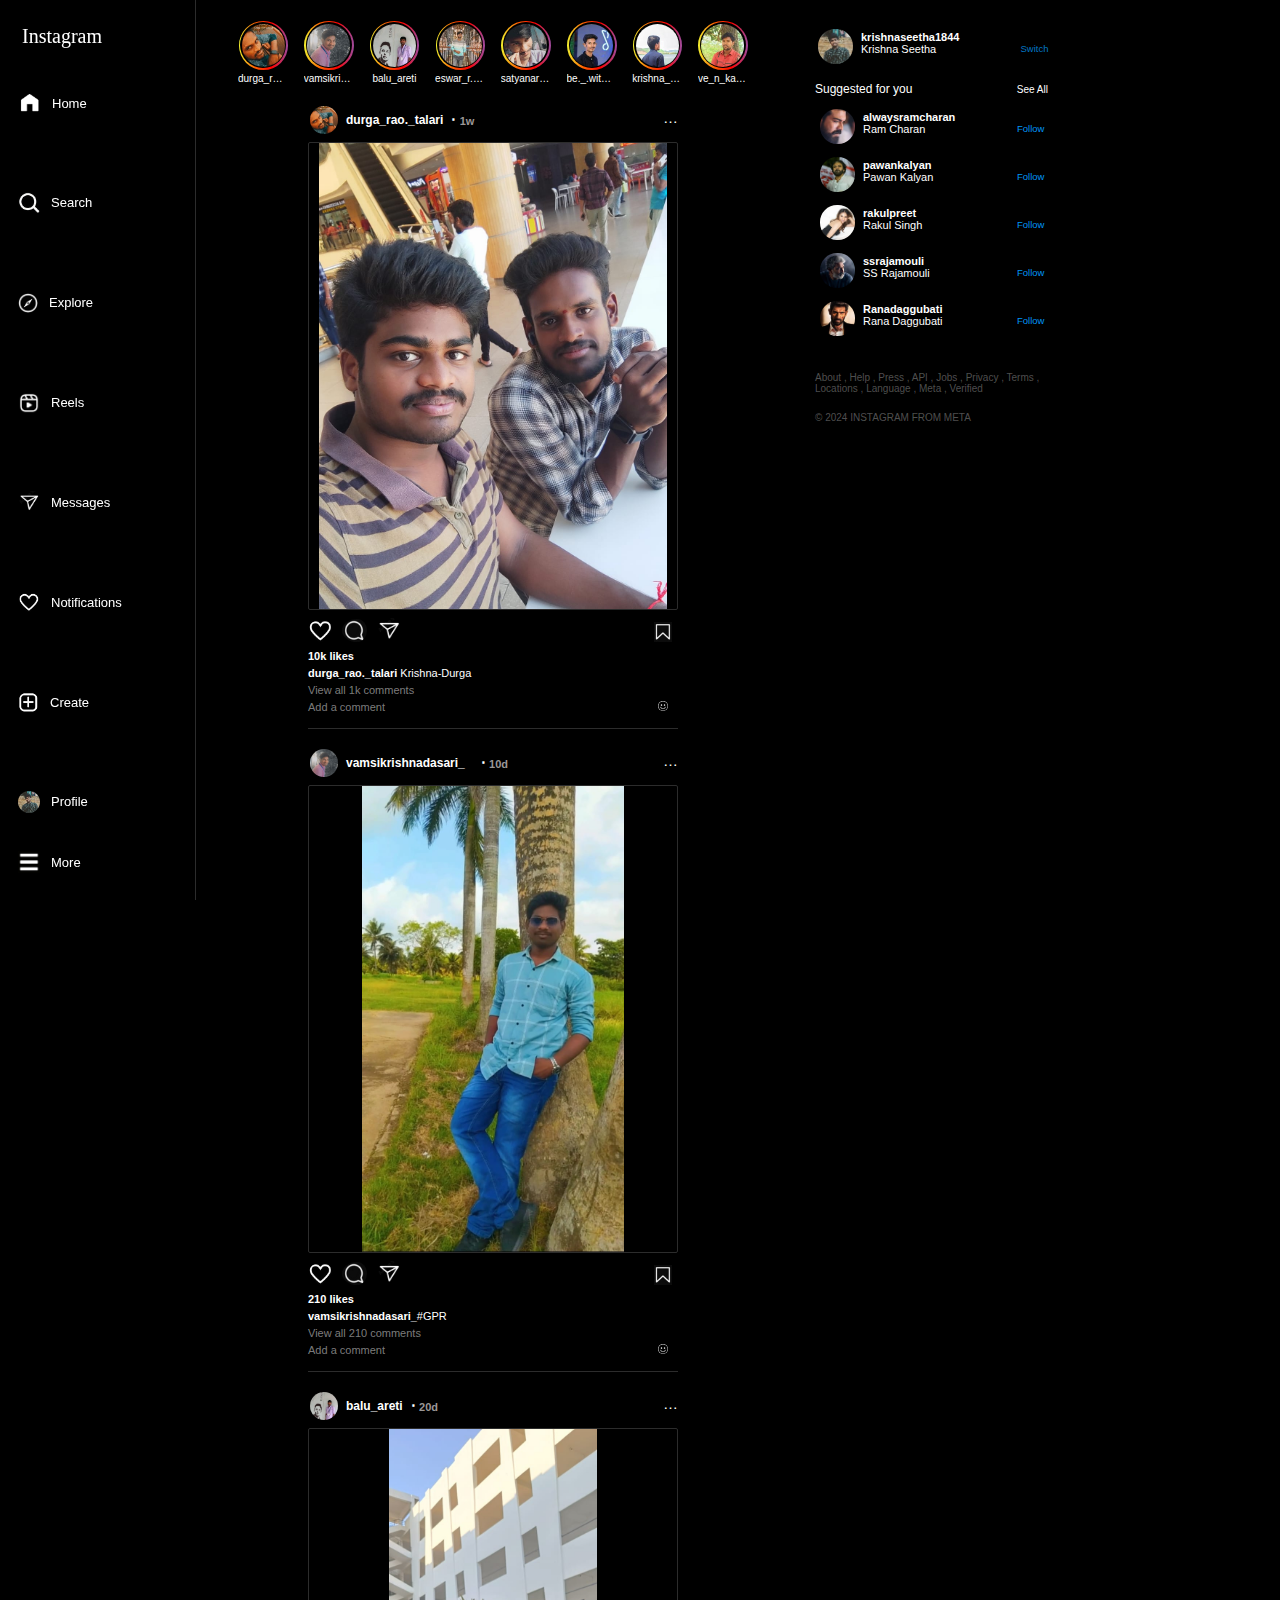
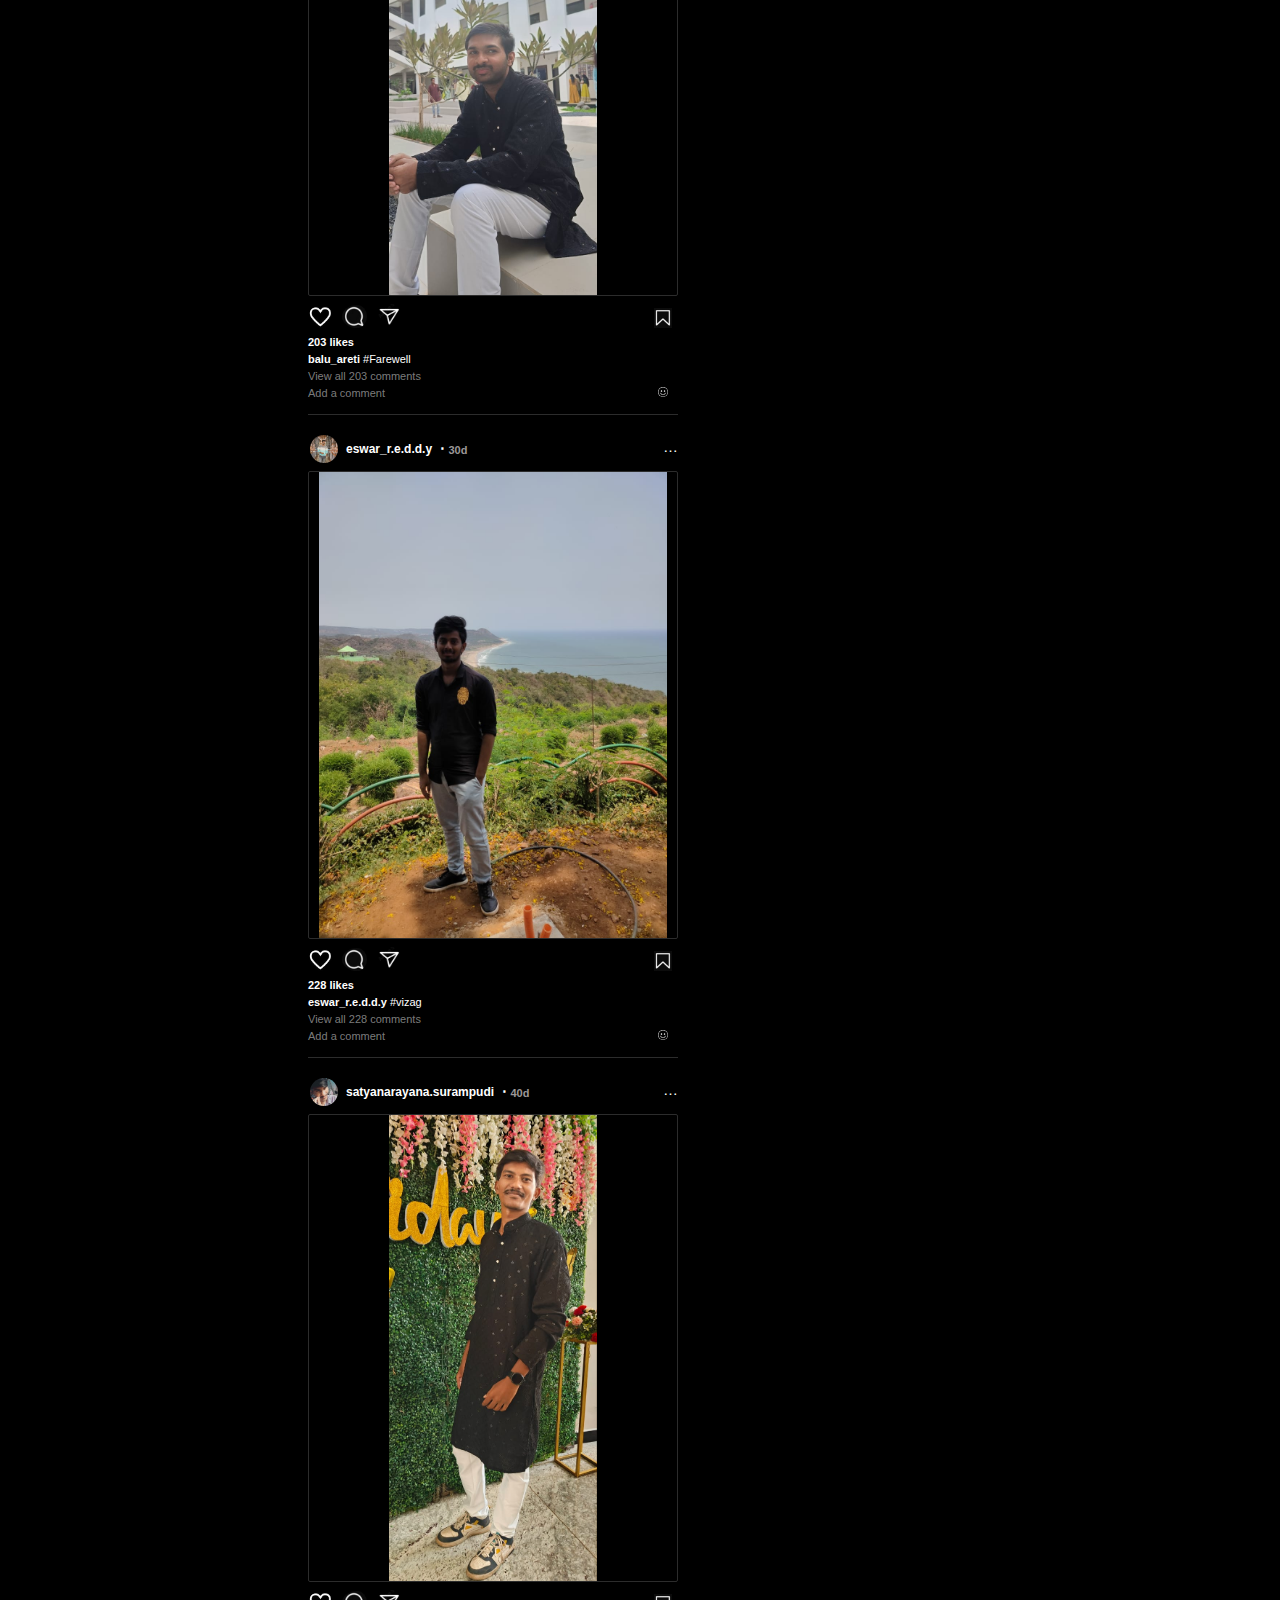
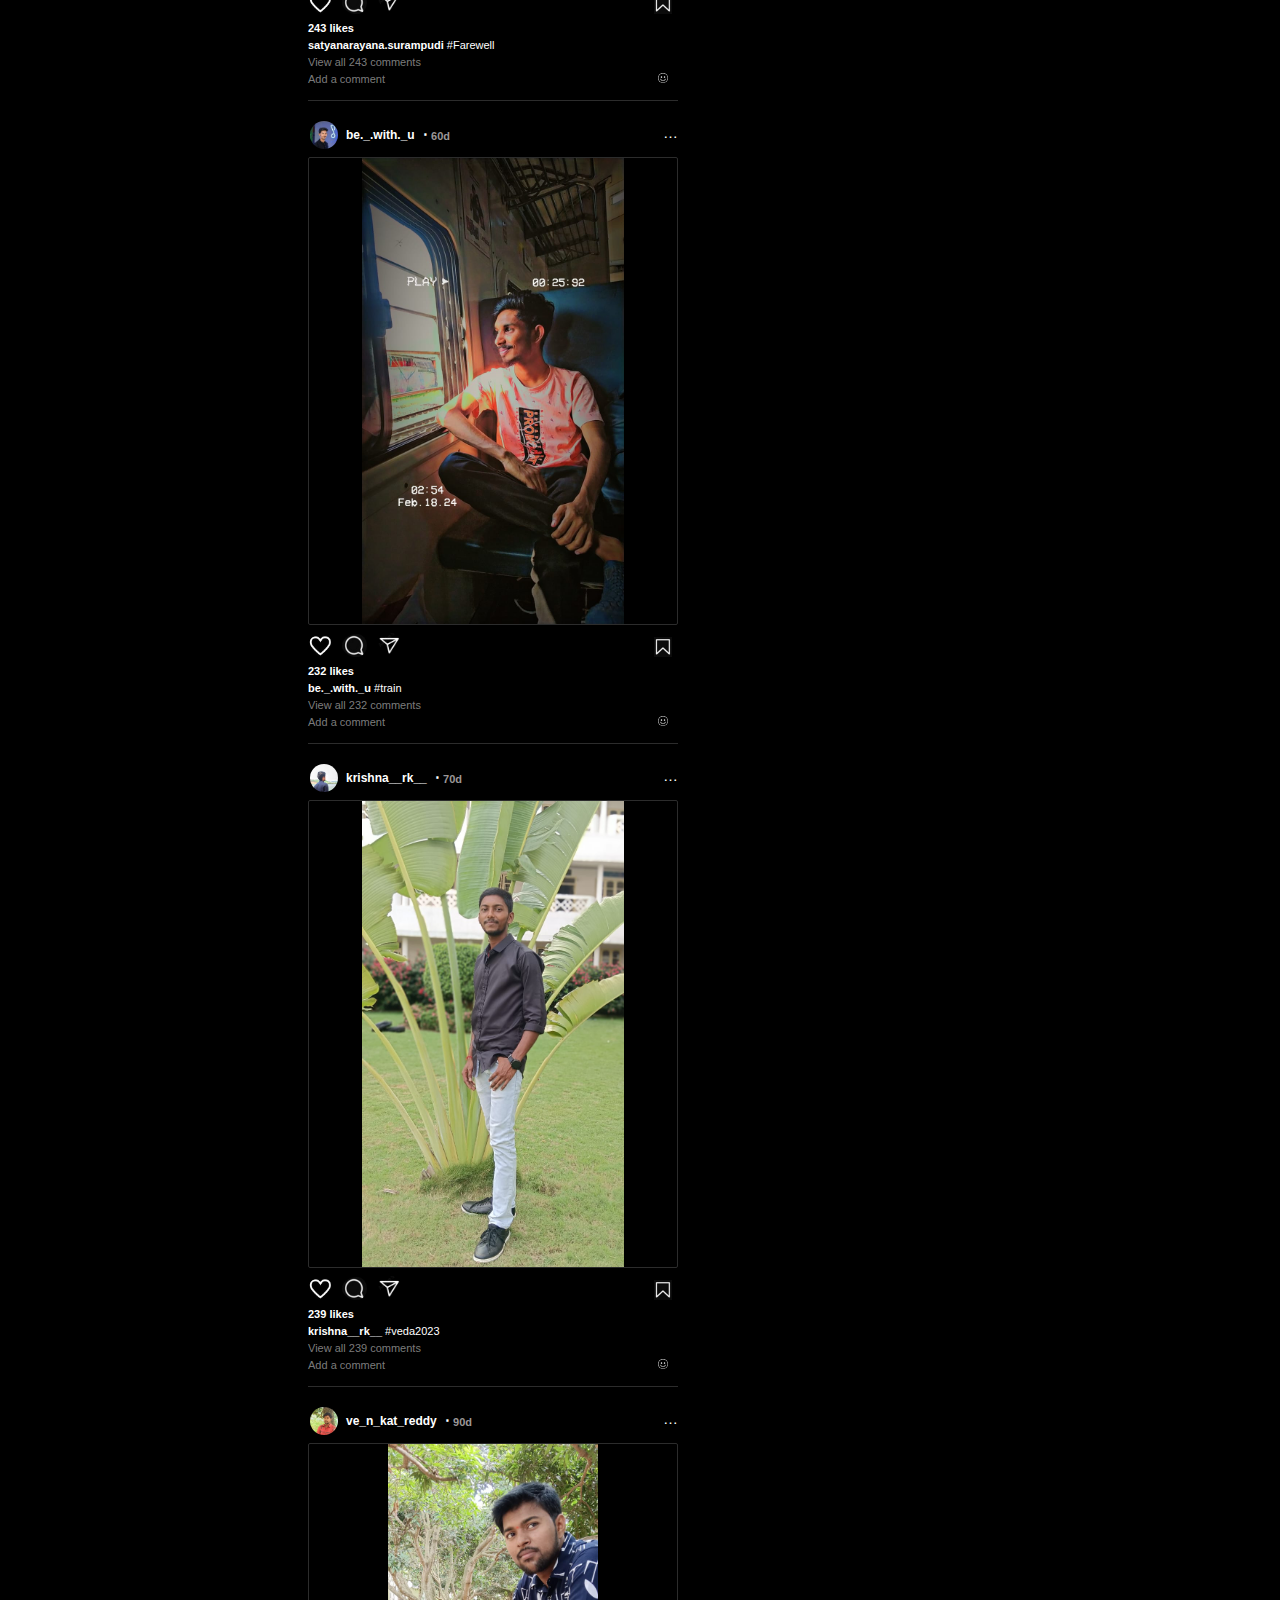
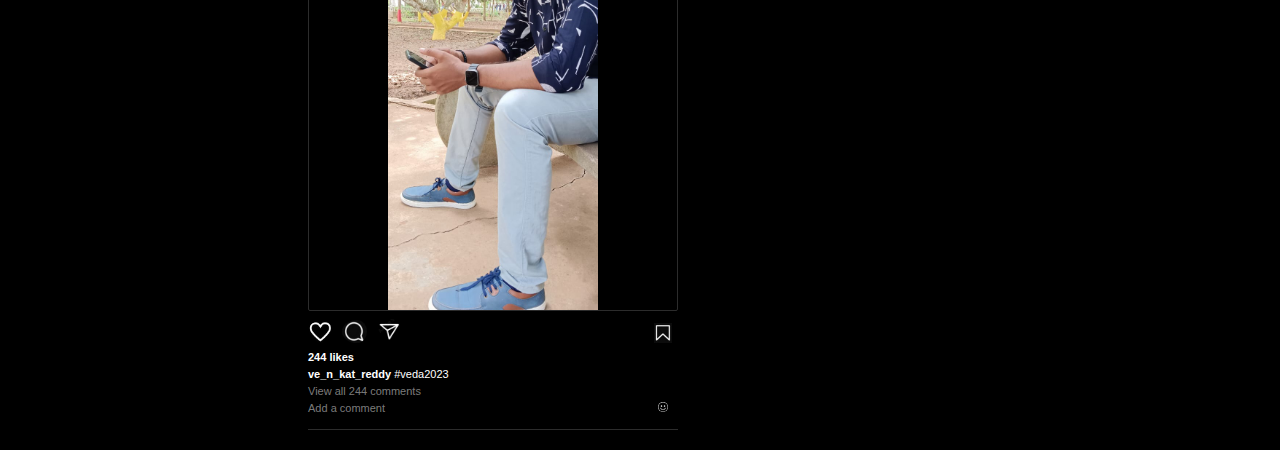
<file: index.html>
<!DOCTYPE html>
<html>
    <head>
        <title>Instagram</title>
        <link rel="stylesheet" href="CSS_Styles/body.css">
        <link rel="stylesheet" href="CSS_Styles/middle.css">
        <link rel="stylesheet" href="CSS_Styles/left-menu.css">
        <link rel="stylesheet" href="CSS_Styles/right-menu.css">

    </head>

    <body>
        <div class="container">
            <div class="left-menu">
                <div class="top-section">
                    <p>Instagram</p>
                </div>
                <div class="middle-section">
                    <div class="side-links">
                        <img class="Home-icon" src="icons/home-icon.png" alt="home">
                        <p>Home</p>
                    </div>
                    <div class="side-links">
                        <img class="Search-icon" src="icons/search-icon.jpg" alt="home">
                        <p>Search</p>
                    </div>
                    <div class="side-links">
                        <img class="Explore-icon" src="icons/explore-icon.jpg" alt="home">
                        <p>Explore</p>
                    </div>
                    <div class="side-links">
                        <img class="Reel-icon" src="icons/reels-icon.jpg" alt="home">
                        <p>Reels</p>
                    </div>
                    <div class="side-links">
                        <img class="Send-icon" src="icons/send-icon.jpg" alt="home">
                        <p>Messages</p>
                    </div>
                    <div class="side-links">
                        <img class="Love-icon" style="width:22px; height:20px; margin-left:0px;" src="icons/love-icon.jpg" alt="home">
                        <p>Notifications</p>
                    </div>
                    <div class="side-links">
                        <img class="Create-icon" style="width:21px; height:21px;" src="icons/create-icon.jpg" alt="home">
                        <p>Create</p>
                    </div>
                    <div class="side-links">
                        <img class="Profile-icon" src="profile-pics/my-image.jpg" alt="home">
                        <p>Profile</p>
                    </div>
                </div>
                <div class="bottom-section">
                    <div class="side-links">
                        <img class="menu-icon" src="icons/menu.jpg" alt="home">
                        <p>More</p>
                    </div>
                </div>
            </div>



            <div class="middle-menu">
                <div class="header">
                    <div class="Stories">
                        <div class="border">
                            <div class="img">
                                <div class="profile-pic">
                                    <img class="image" src="profile-pics/durga-profile.jpg" alt="insta">
                                </div>
                                <p class="name">durga_rao._talari</p>
                            </div>
                        </div>        
                    </div>
                    <div class="Stories">
                        <div class="img">
                            <div class="profile-pic">
                                <img class="image" src="profile-pics/vamsi-profile.jpeg" alt="insta">
                            </div>
                                <p class="name">vamsikrishnadasari_</p>                        </div>                
                    </div>
                    <div class="Stories">
                        <div class="img">
                            <div class="profile-pic">
                                <img class="image" src="profile-pics/bala-profile.jpg" alt="insta">
                            </div>
                                <p class="name">balu_areti</p>
                        </div>                
                    </div>
                    <div class="Stories">
                        <div class="img">
                            <div class="profile-pic">
                                <img class="image" src="profile-pics/eswar-profile.jpg" alt="insta">
                            </div>
                                <p class="name">eswar_r.e.d.d.y</p>
                        </div>                
                    </div>
                    <div class="Stories">
                        <div class="img">
                            <div class="profile-pic">
                                <img class="image" src="profile-pics/satyanarayana-profile.jpg" alt="insta">
                            </div>
                                <p class="name">satyanarayana.surampudi</p>
                        </div>                
                    </div>
                    <div class="Stories">
                        <div class="img">
                            <div class="profile-pic">
                                <img class="image" src="profile-pics/vijay-profile.jpg" alt="insta">
                            </div>
                                <p class="name">be._.with._u</p>
                        </div>                
                    </div>
                    <div class="Stories">
                        <div class="img">
                            <div class="profile-pic">
                                <img class="image" src="profile-pics/krishna-profile.jpg" alt="insta">
                            </div>
                                <p class="name">krishna__rk__</p>
                        </div>                
                    </div>
                    <div class="Stories">
                        <div class="img">
                            <div class="profile-pic">
                                <img class="image" src="profile-pics/venket-profile.jpg" alt="insta">
                            </div>
                            <p class="name">ve_n_kat_reddy</p>
                            <!-- <img class="next" src="https://thumbs.dreamstime.com/b/greater-than-sign-icon-vector-symbol-isolated-white-background-logo-concept-your-web-mobile-app-design-133735677.jpg" alt="greater"> -->
                        </div>                
                    </div>

                </div>

                <div class="middle-section">
                    <div class="posts">
                        <div style="display:flex; align-items: center; padding-bottom:8px; padding-left:2px;">
                            <div class="post-head" style="width:360px; display:flex; align-items: center;">
                                <div class="id">
                                <img class="profic-pic" src="profile-pics/durga-profile.jpg"> 
                                <p>durga_rao._talari
                                    <div class="tool">
                                        <div class="account">
                                            <img src="profile-pics/durga-profile.jpg">
                                            <div>
                                                <p>durga_rao._talari</p>
                                                <p style="font-weight:normal; font-size:10px;">Durga Rao Talari</p>
                                            </div>
                                        </div>
                                        <div class="account-details">
                                            <div>
                                                <p style="display:block; padding-left:30px; padding-right:30px;">5</p>
                                                <p style="display:block; padding-left:20px; padding-right:20px;">posts</p>
                                            </div>
                                            <div>
                                                <p style="display:block; padding-left:30px; padding-right:30px;">501</p>
                                                <p style="display:block; padding-left:15px; padding-right:15px;">followers</p>
                                            </div>
                                            <div>
                                                <p style="display:block; padding-left:30px; padding-right:30px;">290</p>
                                                <p style="display:block; padding-left:15px; padding-right:15px;">following</p>
                                            </div>
                                        </div>
                                        <div class="images">
                                            <div style="height:100px;">
                                                <img style="width:100%; height:100%; object-fit:cover; border-radius:0px;" src="posts/durga.jpeg">
                                            </div>
                                            <div style="height:100px;">
                                                <img style="width:100%; height:100%; object-fit:cover; border-radius:0px;" src="profile-pics/durga-profile.jpg">
                                            </div>
                                            <div style="height:100px;">
                                                <img style="width:100%; height:100%; object-fit:cover; border-radius:0px;" src="posts/durga1.jpeg">
                                            </div>
                                        </div>
                                        <div class="connection">
                                            <div>
                                                <button style="width:120px; margin-left:10px; margin-right:10px; background-color:rgb(35, 143, 252);
                                                                padding-top:6px; padding-bottom:6px; border-style:none; border-radius:6px; color:white">Message</button>
                                            </div>
                                            <div>
                                                <button style="width:120px; margin-left:10px; margin-right:10px; background-color:rgba(56, 56, 56, 0.945);
                                                                padding-top:6px; padding-bottom:6px; border-style:none; border-radius:6px; color:white">Following</button>
                                            </div>
                                        </div>
                                    </div>
                                </p>
                            </div>
                                <P style="padding-left:0px;"><span style="font-size:15px; color:white; ">&#8231</span> <span style="color:rgb(155, 151, 151) ; font-size:11px;">1w</span></P>
                            </div>
                            <div style="position: relative;">
                                <button style="cursor:pointer; margin:0; padding:0; padding-bottom:5px; border:none; font-size:15px; background-color:black; color:white;">&#8230
                                    <p class="toolkit">More options</p>
                                    <!-- <button style=" color:red; position:absolute; top:-22px; left:-275px; z-index:1; margin:1px; padding:4px 8px; height:40px; width:320px; 
                                                   font-size:12px; background-color: rgb(43, 41, 41); border-style:none; border-bottom-style:solid;  border-color:rgb(68, 68, 68); border-top-left-radius:10px; border-top-right-radius:10px; border-bottom-width:2px; opacity:0;">Report</button> -->
                                    <!-- <button style=" color:red; position:absolute; top:17px;  left:-275px; z-index:1; margin:1px; padding:4px 8px; height:40px; width:320px; 
                                                    font-size:12px; background-color: rgb(41, 41, 41); border-style:none; border-bottom-style:solid; border-color:rgb(68, 68, 68); border-bottom-width:1px;">Unfollow</button>
                                    <button style=" color:white; position:absolute; top:57px;  left:-275px; z-index:1; margin:1px; padding:4px 8px; height:40px; width:320px; 
                                                     font-size:12px; background-color: rgb(41, 41, 41); border-style:none; border-bottom-style:solid; border-color:rgb(68, 68, 68); border-bottom-width:1px;">Add to favorites</button>
                                    <button style=" color:white; position:absolute; top:97px;  left:-275px; z-index:1; margin:1px; padding:4px 8px; height:40px; width:320px; 
                                                     font-size:12px; background-color: rgb(41, 41, 41); border-style:none; border-bottom-style:solid; border-color:rgb(68, 68, 68); border-bottom-width:1px;">Go to post</button>
                                    <button style="color:white; position:absolute; top:137px;  left:-275px; z-index:1; margin:1px; padding:4px 8px; height:40px; width:320px; 
                                                     font-size:12px; background-color: rgb(41, 41, 41); border-style:none; border-bottom-style:solid; border-color:rgb(68, 68, 68); border-bottom-width:1px;">Share to</button>
                                    <button style="color:white; position:absolute; top:177px;  left:-275px; z-index:1; margin:1px; padding:4px 8px; height:40px; width:320px; 
                                                     font-size:12px; background-color: rgb(41, 41, 41); border-style:none; border-bottom-style:solid; border-color:rgb(68, 68, 68); border-bottom-width:1px;">Copy link</button>
                                    <button style="color:white; position:absolute; top:217px; left:-275px; z-index:1; margin:1px; padding:4px 8px; height:40px; width:320px; 
                                                     font-size:12px; background-color: rgb(41, 41, 41); border-style:none; border-bottom-style:solid; border-color:rgb(68, 68, 68); border-bottom-width:1px;">Embed</button>
                                    <button style="color:white; position:absolute; top:257px;  left:-275px; z-index:1; margin:1px; padding:4px 8px; height:40px; width:320px; 
                                                     font-size:12px; background-color: rgb(41, 41, 41); border-style:none; border-bottom-style:solid; border-color:rgb(68, 68, 68); border-bottom-width:1px;">About this account</button>
                                    <button style="color:white; position:absolute; top:297px; left:-275px; z-index:1; margin:1px; padding:4px 8px; height:40px; width:320px; 
                                                     font-size:12px; background-color: rgb(41, 41, 41); border-style:none; border-bottom-style:solid; border-color:rgb(68, 68, 68); border-bottom-left-radius:10px; border-bottom-right-radius:10px; border-bottom-width:1px;">Cancel</button> -->
                            </button>
                            </div>
                        </div>

                        <div style="height:466px; border-style:solid; border-width:1px; border-color:rgb(44, 44, 44); border-radius:2px;">
                            <img style="object-fit: contain; width:100% ; height:100%; border-radius:2px;" src="posts/durga.jpeg">
                        </div>

                        <div class="icons-section" style="margin-top:8px; margin-bottom:4px; padding-left:0px;">
                            <img src="icons/love-icon.jpg">
                            <img src="icons/message-icon.jpg">
                            <img style="width:24px; height:24px;" src="icons/send-icon.jpg">
                            <img style="width:18px; height:20px; border-radius:0px; margin-left:244px;" src="icons/bookmark-icon.jpg">
                        </div>
                        <p style=" display:block ; padding-left:0px; font-size:11px;">10k likes</p>
                        <p style=" display:block ; padding-left:0; padding-right:0px ; margin-top:5px; font-size:11px;">durga_rao._talari <span style="font-weight:normal;">Krishna-Durga</span></p>
                        <p  style=" display:block ; padding-left:0; padding-right:0px ; margin-top:5px; font-size:11px; font-weight: normal; color:rgba(255, 255, 255, 0.493);">View all 1k comments</p>
                        <p  style=" display:block ; padding-left:0; padding-right:0px ; margin-top:5px; font-size:11px; font-weight: normal; color:rgba(255, 255, 255, 0.493);">Add a comment <span style="padding-left:270px;"><img  style="width:10px; height:10px; border-radius:50%;" src="icons/simley-icon4.png"></span></p>
                    </div>

                    <div class="posts">
                        <div style="display:flex; align-items: center; padding-bottom:8px; padding-left:2px;">
                            <div class="post-head" style="width:360px; display:flex; align-items: center;">
                                <div class="id">
                                <img class="profic-pic" src="profile-pics/vamsi-profile.jpeg"> 
                                <p>vamsikrishnadasari_ 
                                    <div class="tool">
                                        <div class="account">
                                            <img src="profile-pics/vamsi-profile.jpeg">
                                            <div>
                                                <p>vamsikrishnadasari_</p>
                                                <p style="font-weight:normal; font-size:10px;">Vamsi Krishna Dasari</p>
                                            </div>
                                        </div>
                                        <div class="account-details">
                                            <div>
                                                <p style="display:block; padding-left:30px; padding-right:30px;">3</p>
                                                <p style="display:block; padding-left:20px; padding-right:20px;">posts</p>
                                            </div>
                                            <div>
                                                <p style="display:block; padding-left:30px; padding-right:30px;">132</p>
                                                <p style="display:block; padding-left:15px; padding-right:15px;">followers</p>
                                            </div>
                                            <div>
                                                <p style="display:block; padding-left:30px; padding-right:30px;">238</p>
                                                <p style="display:block; padding-left:15px; padding-right:15px;">following</p>
                                            </div>
                                        </div>
                                        <div class="images">
                                            <div style="height:100px;">
                                                <img style="width:100%; height:100%; object-fit:cover; border-radius:0px;" src="posts/vamsi.jpeg">
                                            </div>
                                            <div style="height:100px;">
                                                <img style="width:100%; height:100%; object-fit:cover; border-radius:0px;" src="profile-pics/vamsi-profile.jpeg">
                                            </div>
                                            <div style="height:100px;">
                                                <img style="width:100%; height:100%; object-fit:cover; border-radius:0px;" src="posts/college-friends.jpeg">
                                            </div>
                                        </div>
                                        <div class="connection">
                                            <div>
                                                <button style="width:120px; margin-left:10px; margin-right:10px; background-color:rgb(35, 143, 252);
                                                                padding-top:6px; padding-bottom:6px; border-style:none; border-radius:6px; color:white">Message</button>
                                            </div>
                                            <div>
                                                <button style="width:120px; margin-left:10px; margin-right:10px; background-color:rgba(56, 56, 56, 0.945);
                                                                padding-top:6px; padding-bottom:6px; border-style:none; border-radius:6px; color:white">Following</button>
                                            </div>
                                        </div>
                                    </div>
                                </p>
                                </div>
                                <p><span style="font-size:15px;">&#8231</span> <span style="color:rgb(155, 151, 151) ; font-size:11px;">10d</span></p>
                            </div>
                            <div style="position: relative;">
                                <button style="cursor:pointer; margin:0; padding:0; padding-bottom:5px; border:none; font-size:15px; background-color:black; color:white;">&#8230
                                    <p class="toolkit">More options</p>
                                </button>
                            </div>
                        </div>

                        <div style="height:466px; border-style:solid; border-width:1px; border-color:rgb(44, 44, 44); border-radius:2px; ">
                            <img style="object-fit: contain; width:100% ; height:100%; border-radius:2px;" src="posts/vamsi.jpeg">
                        </div>

                        <div class="icons-section" style="margin-top:8px; margin-bottom:4px; padding-left:0px;">
                            <img src="icons/love-icon.jpg">
                            <img src="icons/message-icon.jpg">
                            <img style="width:24px; height:24px;" src="icons/send-icon.jpg">
                            <img style="width:18px; height:20px; border-radius:0px; margin-left:244px;" src="icons/bookmark-icon.jpg">
                        </div>
                        <p style=" display:block ; padding-left:0px; font-size:11px;">210 likes</p>
                        <p style=" display:block ; padding-left:0; padding-right:0px ; margin-top:5px; font-size:11px;">vamsikrishnadasari_<span style="font-weight:normal;">#GPR</span></p>
                        <p  style=" display:block ; padding-left:0; padding-right:0px ; margin-top:5px; font-size:11px; font-weight: normal; color:rgba(255, 255, 255, 0.493);">View all 210 comments</p>
                        <p  style=" display:block ; padding-left:0; padding-right:0px ; margin-top:5px; font-size:11px; font-weight: normal; color:rgba(255, 255, 255, 0.493);">Add a comment <span style="padding-left:270px;"><img  style="width:10px; height:10px; border-radius:50%;" src="icons/simley-icon4.png"></span></p>

                    </div>

                    <div class="posts">
                        <div style="display:flex; align-items: center; padding-bottom:8px; padding-left:2px;">
                            <div class="post-head" style="width:360px; display:flex; align-items: center;">
                                <div class="id">
                                <img class="profic-pic" src="profile-pics/bala-profile.jpg"> 
                                <p>balu_areti</p>
                                <div class="tool">
                                    <div class="account">
                                        <img src="profile-pics/bala-profile.jpg">
                                        <div>
                                            <p>balu_areti</p>
                                            <p style="font-weight:normal; font-size:10px;">Bala Areti</p>
                                        </div>
                                    </div>
                                    <div class="account-details">
                                        <div>
                                            <p style="display:block; padding-left:30px; padding-right:30px;">5</p>
                                            <p style="display:block; padding-left:20px; padding-right:20px;">posts</p>
                                        </div>
                                        <div>
                                            <p style="display:block; padding-left:30px; padding-right:30px;">147</p>
                                            <p style="display:block; padding-left:15px; padding-right:15px;">followers</p>
                                        </div>
                                        <div>
                                            <p style="display:block; padding-left:30px; padding-right:30px;">164</p>
                                            <p style="display:block; padding-left:15px; padding-right:15px;">following</p>
                                        </div>
                                    </div>
                                    <div class="images">
                                        <div style="height:100px;">
                                            <img style="width:100%; height:100%; object-fit:cover; border-radius:0px;" src="posts/college-friends.jpeg">
                                        </div>
                                        <div style="height:100px;">
                                            <img style="width:100%; height:100%; object-fit:cover; border-radius:0px;" src="profile-pics/bala-profile.jpg">
                                        </div>
                                        <div style="height:100px;">
                                            <img style="width:100%; height:100%; object-fit:cover; border-radius:0px;" src="posts/bala.jpeg">
                                        </div>
                                    </div>
                                    <div class="connection">
                                        <div>
                                            <button style="width:120px; margin-left:10px; margin-right:10px; background-color:rgb(35, 143, 252);
                                                            padding-top:6px; padding-bottom:6px; border-style:none; border-radius:6px; color:white">Message</button>
                                        </div>
                                        <div>
                                            <button style="width:120px; margin-left:10px; margin-right:10px; background-color:rgba(56, 56, 56, 0.945);
                                                            padding-top:6px; padding-bottom:6px; border-style:none; border-radius:6px; color:white">Following</button>
                                        </div>
                                    </div>
                                </div>
                                </div>
                                <p><span style="font-size:15px;">&#8231</span> <span style="color:rgb(155, 151, 151) ; font-size:11px;">20d</span></p>
                            </div>
                            <div style="position: relative;">
                                <button style="cursor:pointer; margin:0; padding:0; padding-bottom:5px; border:none; font-size:15px; background-color:black; color:white;">&#8230
                                    <p class="toolkit">More options</p>
                                </buttom>
                            </div>
                        </div>

                        <div style="height:466px;  border-style:solid; border-width:1px; border-color:rgb(44, 44, 44); border-radius:2px;">
                            <img style=" object-fit: contain; width:100% ; height:100%; border-radius:2px;" src="posts/bala.jpeg">
                        </div>

                        <div class="icons-section" style="margin-top:8px; margin-bottom:4px; padding-left:0px;">
                            <img src="icons/love-icon.jpg">
                            <img src="icons/message-icon.jpg">
                            <img style="width:24px; height:24px;" src="icons/send-icon.jpg">
                            <img style="width:18px; height:20px; border-radius:0px; margin-left:244px;" src="icons/bookmark-icon.jpg">
                        </div>
                        <p style=" display:block ; padding-left:0px; font-size:11px;">203 likes</p>
                        <p style=" display:block ; padding-left:0; padding-right:0px ; margin-top:5px; font-size:11px;">balu_areti <span style="font-weight:normal;">#Farewell</span></p>
                        <p  style=" display:block ; padding-left:0; padding-right:0px ; margin-top:5px; font-size:11px; font-weight: normal; color:rgba(255, 255, 255, 0.493);">View all 203 comments</p>
                        <p  style=" display:block ; padding-left:0; padding-right:0px ; margin-top:5px; font-size:11px; font-weight: normal; color:rgba(255, 255, 255, 0.493);">Add a comment <span style="padding-left:270px;"><img  style="width:10px; height:10px; border-radius:50%;" src="icons/simley-icon4.png"></span></p>

                    </div>

                    <div class="posts">
                        <div style="display:flex; align-items: center; padding-bottom:8px; padding-left:2px;">
                            <div class="post-head" style="width:360px; display:flex; align-items: center;">
                                <div class="id">
                                <img class="profic-pic" src="profile-pics/eswar-profile.jpg"> 
                                <p>eswar_r.e.d.d.y</p>
                                <div class="tool">
                                    <div class="account">
                                        <img src="profile-pics/eswar-profile.jpg">
                                        <div>
                                            <p>eswar_r.e.d.d.y</p>
                                            <p style="font-weight:normal; font-size:10px;">eswar</p>
                                        </div>
                                    </div>
                                    <div class="account-details">
                                        <div>
                                            <p style="display:block; padding-left:30px; padding-right:30px;">3</p>
                                            <p style="display:block; padding-left:20px; padding-right:20px;">posts</p>
                                        </div>
                                        <div>
                                            <p style="display:block; padding-left:30px; padding-right:30px;">324</p>
                                            <p style="display:block; padding-left:15px; padding-right:15px;">followers</p>
                                        </div>
                                        <div>
                                            <p style="display:block; padding-left:30px; padding-right:30px;">314</p>
                                            <p style="display:block; padding-left:15px; padding-right:15px;">following</p>
                                        </div>
                                    </div>
                                    <div class="images">
                                        <div style="height:100px;">
                                            <img style="width:100%; height:100%; object-fit:cover; border-radius:0px;" src="profile-pics/eswar-profile.jpg">
                                        </div>
                                        <div style="height:100px;">
                                            <img style="width:100%; height:100%; object-fit:cover; border-radius:0px;" src="posts/eswar.jpeg">
                                        </div>
                                        <div style="height:100px;">
                                            <img style="width:100%; height:100%; object-fit:cover; border-radius:0px;" src="posts/college-friends.jpeg">
                                        </div>
                                    </div>
                                    <div class="connection">
                                        <div>
                                            <button style="width:120px; margin-left:10px; margin-right:10px; background-color:rgb(35, 143, 252);
                                                            padding-top:6px; padding-bottom:6px; border-style:none; border-radius:6px; color:white">Message</button>
                                        </div>
                                        <div>
                                            <button style="width:120px; margin-left:10px; margin-right:10px; background-color:rgba(56, 56, 56, 0.945);
                                                            padding-top:6px; padding-bottom:6px; border-style:none; border-radius:6px; color:white">Following</button>
                                        </div>
                                    </div>
                                </div>
                                </div>
                                <p><span style="font-size:15px;">&#8231</span> <span style="color:rgb(155, 151, 151) ; font-size:11px;">30d</span></p>
                            </div>
                            <div style="position: relative;">    
                                <button style="cursor:pointer; margin:0; padding:0; padding-bottom:5px; border:none; font-size:15px; background-color:black; color:white;">&#8230
                                    <p class="toolkit">More options</p>
                                </button>
                            </div>
                        </div>

                        <div style="height:466px;  border-style:solid; border-width:1px; border-color:rgb(44, 44, 44); border-radius:2px;">
                            <img style=" object-fit: contain; width:100% ; height:100%; border-radius:2px;" src="posts/eswar.jpeg">
                        </div>

                        <div class="icons-section" style="margin-top:8px; margin-bottom:4px; padding-left:0px;">
                            <img src="icons/love-icon.jpg">
                            <img src="icons/message-icon.jpg">
                            <img style="width:24px; height:24px;" src="icons/send-icon.jpg">
                            <img style="width:18px; height:20px; border-radius:0px; margin-left:244px;" src="icons/bookmark-icon.jpg">
                        </div>
                        <p style=" display:block ; padding-left:0px; font-size:11px;">228 likes</p>
                        <p style=" display:block ; padding-left:0; padding-right:0px ; margin-top:5px; font-size:11px;">eswar_r.e.d.d.y <span style="font-weight:normal;">#vizag</span></p>
                        <p  style=" display:block ; padding-left:0; padding-right:0px ; margin-top:5px; font-size:11px; font-weight: normal; color:rgba(255, 255, 255, 0.493);">View all 228 comments</p>
                        <p  style=" display:block ; padding-left:0; padding-right:0px ; margin-top:5px; font-size:11px; font-weight: normal; color:rgba(255, 255, 255, 0.493);">Add a comment <span style="padding-left:270px;"><img  style="width:10px; height:10px; border-radius:50%;" src="icons/simley-icon4.png"></span></p>

                    </div>

                    <div class="posts">
                        <div style="display:flex; align-items: center; padding-bottom:8px; padding-left:2px;">
                            <div class="post-head" style="width:360px; display:flex; align-items: center;">
                                <div class="id">
                                <img class="profic-pic" src="profile-pics/satyanarayana-profile.jpg"> 
                                <p>satyanarayana.surampudi</p>
                                    <div class="tool">
                                        <div class="account">
                                            <img src="profile-pics/satyanarayana-profile.jpg">
                                            <div>
                                                <p>satyanarayana.surampudi</p>
                                                <p style="font-weight:normal; font-size:10px;">Satyanarayana Surampudi</p>
                                            </div>
                                        </div>
                                        <div class="account-details">
                                            <div>
                                                <p style="display:block; padding-left:30px; padding-right:30px;">8</p>
                                                <p style="display:block; padding-left:20px; padding-right:20px;">posts</p>
                                            </div>
                                            <div>
                                                <p style="display:block; padding-left:30px; padding-right:30px;">230</p>
                                                <p style="display:block; padding-left:15px; padding-right:15px;">followers</p>
                                            </div>
                                            <div>
                                                <p style="display:block; padding-left:30px; padding-right:30px;">153</p>
                                                <p style="display:block; padding-left:15px; padding-right:15px;">following</p>
                                            </div>
                                        </div>
                                        <div class="images">
                                            <div style="height:100px;">
                                                <img style="width:100%; height:100%; object-fit:cover; border-radius:0px;" src="posts/college-friends.jpeg">
                                            </div>
                                            <div style="height:100px;">
                                                <img style="width:100%; height:100%; object-fit:cover; border-radius:0px;" src="posts/satya.jpeg">
                                            </div>
                                            <div style="height:100px;">
                                                <img style="width:100%; height:100%; object-fit:cover; border-radius:0px;" src="profile-pics/satyanarayana-profile.jpg">
                                            </div>
                                        </div>
                                        <div class="connection">
                                            <div>
                                                <button style="width:120px; margin-left:10px; margin-right:10px; background-color:rgb(35, 143, 252);
                                                                padding-top:6px; padding-bottom:6px; border-style:none; border-radius:6px; color:white">Message</button>
                                            </div>
                                            <div>
                                                <button style="width:120px; margin-left:10px; margin-right:10px; background-color:rgba(56, 56, 56, 0.945);
                                                                padding-top:6px; padding-bottom:6px; border-style:none; border-radius:6px; color:white">Following</button>
                                            </div>
                                        </div>
                                    </div>
                                </div> 
                                <p><span style="font-size:15px;">&#8231</span> <span style="color:rgb(155, 151, 151) ; font-size:11px;">40d</span></p>
                            </div>
                            <div style="position: relative;">
                                <button style="cursor:pointer; margin:0; padding:0; padding-bottom:5px; border:none; font-size:15px; background-color:black; color:white;">&#8230
                                    <p class="toolkit">More options</p>
                                </button>
                            </div>
                        </div>

                        <div style="height:466px;  border-style:solid; border-width:1px; border-color:rgb(44, 44, 44); border-radius:2px;">
                            <img style="object-fit: contain; width:100% ; height:100%; border-radius:2px;" src="posts/satya.jpeg">
                        </div>

                        <div class="icons-section" style="margin-top:8px; margin-bottom:4px; padding-left:0px;">
                            <img src="icons/love-icon.jpg">
                            <img src="icons/message-icon.jpg">
                            <img style="width:24px; height:24px;" src="icons/send-icon.jpg">
                            <img style="width:18px; height:20px; border-radius:0px; margin-left:244px;" src="icons/bookmark-icon.jpg">
                        </div>
                        <p style=" display:block ; padding-left:0px; font-size:11px;">243 likes</p>
                        <p style=" display:block ; padding-left:0; padding-right:0px ; margin-top:5px; font-size:11px;">satyanarayana.surampudi <span style="font-weight:normal;">#Farewell</span></p>
                        <p  style=" display:block ; padding-left:0; padding-right:0px ; margin-top:5px; font-size:11px; font-weight: normal; color:rgba(255, 255, 255, 0.493);">View all 243 comments</p>
                        <p  style=" display:block ; padding-left:0; padding-right:0px ; margin-top:5px; font-size:11px; font-weight: normal; color:rgba(255, 255, 255, 0.493);">Add a comment <span style="padding-left:270px;"><img  style="width:10px; height:10px; border-radius:50%;" src="icons/simley-icon4.png"></span></p>

                    </div>

                    <div class="posts">
                        <div style="display:flex; align-items: center; padding-bottom:8px; padding-left:2px;">
                            <div class="post-head" style="width:360px; display:flex; align-items: center;">
                                <div class="id">
                                    <img class="profic-pic" src="profile-pics/vijay-profile.jpg"> 
                                    <p>be._.with._u</p> 
                                    <div class="tool">
                                        <div class="account">
                                            <img src="profile-pics/vijay-profile.jpg">
                                            <div>
                                                <p>be._.with._u</p>
                                                <p style="font-weight:normal; font-size:10px;">vijay Prince</p>
                                            </div>
                                        </div>
                                        <div class="account-details">
                                            <div>
                                                <p style="display:block; padding-left:30px; padding-right:30px;">112</p>
                                                <p style="display:block; padding-left:20px; padding-right:20px;">posts</p>
                                            </div>
                                            <div>
                                                <p style="display:block; padding-left:30px; padding-right:30px;">515</p>
                                                <p style="display:block; padding-left:15px; padding-right:15px;">followers</p>
                                            </div>
                                            <div>
                                                <p style="display:block; padding-left:30px; padding-right:30px;">1189</p>
                                                <p style="display:block; padding-left:15px; padding-right:15px;">following</p>
                                            </div>
                                        </div>
                                        <div class="images">
                                            <div style="height:100px;">
                                                <img style="width:100%; height:100%; object-fit:cover; border-radius:0px;" src="posts/vijay.jpeg">
                                            </div>
                                            <div style="height:100px;">
                                                <img style="width:100%; height:100%; object-fit:cover; border-radius:0px;" src="posts/college-friends.jpeg">
                                            </div>
                                            <div style="height:100px;">
                                                <img style="width:100%; height:100%; object-fit:cover; border-radius:0px;" src="profile-pics/vijay-profile.jpg">
                                            </div>
                                        </div>
                                        <div class="connection">
                                            <div>
                                                <button style="width:120px; margin-left:10px; margin-right:10px; background-color:rgb(35, 143, 252);
                                                                padding-top:6px; padding-bottom:6px; border-style:none; border-radius:6px; color:white">Message</button>
                                            </div>
                                            <div>
                                                <button style="width:120px; margin-left:10px; margin-right:10px; background-color:rgba(56, 56, 56, 0.945);
                                                                padding-top:6px; padding-bottom:6px; border-style:none; border-radius:6px; color:white">Following</button>
                                            </div>
                                        </div>
                                    </div>
                                        </div>
                                <p><span style="font-size:15px;">&#8231</span> <span style="color:rgb(155, 151, 151) ; font-size:11px;">60d</span></p>
                            </div>
                            <div style="position: relative;">
                                <button style="cursor:pointer; margin:0; padding:0; padding-bottom:5px; border:none; font-size:15px; background-color:black; color:white;">&#8230
                                    <p class="toolkit">More options</p>
                                </button>
                            </div>
                        </div>

                        <div style="height:466px;  border-style:solid; border-width:1px; border-color:rgb(44, 44, 44); border-radius:2px;">
                            <img style="object-fit: contain; width:100% ; height:100%; border-radius:2px;" src="posts/vijay.jpeg">
                        </div>

                        <div class="icons-section" style="margin-top:8px; margin-bottom:4px; padding-left:0px;">
                            <img src="icons/love-icon.jpg">
                            <img src="icons/message-icon.jpg">
                            <img style="width:24px; height:24px;" src="icons/send-icon.jpg">
                            <img style="width:18px; height:20px; border-radius:0px; margin-left:244px;" src="icons/bookmark-icon.jpg">
                        </div>
                        <p style=" display:block ; padding-left:0px; font-size:11px;">232 likes</p>
                        <p style=" display:block ; padding-left:0; padding-right:0px ; margin-top:5px; font-size:11px;">be._.with._u <span style="font-weight:normal;">#train</span></p>
                        <p  style=" display:block ; padding-left:0; padding-right:0px ; margin-top:5px; font-size:11px; font-weight: normal; color:rgba(255, 255, 255, 0.493);">View all 232 comments</p>
                        <p  style=" display:block ; padding-left:0; padding-right:0px ; margin-top:5px; font-size:11px; font-weight: normal; color:rgba(255, 255, 255, 0.493);">Add a comment <span style="padding-left:270px;"><img  style="width:10px; height:10px; border-radius:50%;" src="icons/simley-icon4.png"></span></p>

                    </div>

                    <div class="posts">
                        <div style="display:flex; align-items: center; padding-bottom:8px; padding-left:2px;">
                            <div class="post-head" style="width:360px; display:flex; align-items: center;">
                                <div class="id">
                                    <img class="profic-pic" src="profile-pics/krishna-profile.jpg"> 
                                    <p>krishna__rk__</p> 
                                    <div class="tool">
                                        <div class="account">
                                            <img src="profile-pics/krishna-profile.jpg">
                                            <div>
                                                <p> krishna__rk__</p>
                                                <p style="font-weight:normal; font-size:10px;">Krishna Rayudu</p>
                                            </div>
                                        </div>
                                        <div class="account-details">
                                            <div>
                                                <p style="display:block; padding-left:30px; padding-right:30px;">22</p>
                                                <p style="display:block; padding-left:20px; padding-right:20px;">posts</p>
                                            </div>
                                            <div>
                                                <p style="display:block; padding-left:30px; padding-right:30px;">239</p>
                                                <p style="display:block; padding-left:15px; padding-right:15px;">followers</p>
                                            </div>
                                            <div>
                                                <p style="display:block; padding-left:30px; padding-right:30px;">100</p>
                                                <p style="display:block; padding-left:15px; padding-right:15px;">following</p>
                                            </div>
                                        </div>
                                        <div class="images">
                                            <div style="height:100px;">
                                                <img style="width:100%; height:100%; object-fit:cover; border-radius:0px;" src="posts/krishna.jpeg">
                                            </div>
                                            <div style="height:100px;">
                                                <img style="width:100%; height:100%; object-fit:cover; border-radius:0px;" src="profile-pics/krishna-profile.jpg">
                                            </div>
                                            <div style="height:100px;">
                                                <img style="width:100%; height:100%; object-fit:cover; border-radius:0px;" src="posts/college-friends.jpeg">
                                            </div>
                                        </div>
                                        <div class="connection">
                                            <div>
                                                <button style="width:120px; margin-left:10px; margin-right:10px; background-color:rgb(35, 143, 252);
                                                                padding-top:6px; padding-bottom:6px; border-style:none; border-radius:6px; color:white">Message</button>
                                            </div>
                                            <div>
                                                <button style="width:120px; margin-left:10px; margin-right:10px; background-color:rgba(56, 56, 56, 0.945);
                                                                padding-top:6px; padding-bottom:6px; border-style:none; border-radius:6px; color:white">Following</button>
                                            </div>
                                        </div>
                                    </div>
                                </div>
                                <p><span style="font-size:15px;">&#8231</span> <span style="color:rgb(155, 151, 151) ; font-size:11px;">70d</span></p>
                            </div>
                            <div style="position: relative;">
                                <button style="cursor:pointer; margin:0; padding:0; padding-bottom:5px; border:none; font-size:15px; background-color:black; color:white;">&#8230
                                    <p class="toolkit">More options</p>
                                </button>
                            </div>
                        </div>

                        <div style="height:466px;  border-style:solid; border-width:1px; border-color:rgb(44, 44, 44); border-radius:2px;">
                            <img style="object-fit: contain; width:100% ; height:100%; border-radius:2px;" src="posts/krishna.jpeg">
                        </div>

                        <div class="icons-section" style="margin-top:8px; margin-bottom:4px; padding-left:0px;">
                            <img src="icons/love-icon.jpg">
                            <img src="icons/message-icon.jpg">
                            <img style="width:24px; height:24px;" src="icons/send-icon.jpg">
                            <img style="width:18px; height:20px; border-radius:0px; margin-left:244px;" src="icons/bookmark-icon.jpg">
                        </div>
                        <p style=" display:block ; padding-left:0px; font-size:11px;">239 likes</p>
                        <p style=" display:block ; padding-left:0; padding-right:0px ; margin-top:5px; font-size:11px;">krishna__rk__ <span style="font-weight:normal;">#veda2023</span></p>
                        <p  style=" display:block ; padding-left:0; padding-right:0px ; margin-top:5px; font-size:11px; font-weight: normal; color:rgba(255, 255, 255, 0.493);">View all 239 comments</p>
                        <p  style=" display:block ; padding-left:0; padding-right:0px ; margin-top:5px; font-size:11px; font-weight: normal; color:rgba(255, 255, 255, 0.493);">Add a comment <span style="padding-left:270px;"><img  style="width:10px; height:10px; border-radius:50%;" src="icons/simley-icon4.png"></span></p>

                    </div>

                    <div class="posts">
                        <div style="display:flex; align-items: center; padding-bottom:8px; padding-left:2px;">
                            <div class="post-head" style="width:360px; display:flex; align-items: center;">
                                <div class="id">
                                <img class="profic-pic" src="profile-pics/venket-profile.jpg"> 
                                <p>ve_n_kat_reddy</p>
                                <div class="tool">
                                    <div class="account">
                                        <img src="profile-pics/venket-profile.jpg">
                                        <div>
                                            <p>ve_n_kat_reddy</p>
                                            <p style="font-weight:normal; font-size:10px;">Venkatareddy Tadi</p>
                                        </div>
                                    </div>
                                    <div class="account-details">
                                        <div>
                                            <p style="display:block; padding-left:30px; padding-right:30px;">8</p>
                                            <p style="display:block; padding-left:20px; padding-right:20px;">posts</p>
                                        </div>
                                        <div>
                                            <p style="display:block; padding-left:30px; padding-right:30px;">762</p>
                                            <p style="display:block; padding-left:15px; padding-right:15px;">followers</p>
                                        </div>
                                        <div>
                                            <p style="display:block; padding-left:30px; padding-right:30px;">1260</p>
                                            <p style="display:block; padding-left:15px; padding-right:15px;">following</p>
                                        </div>
                                    </div>
                                    <div class="images">
                                        <div style="height:100px;">
                                            <img style="width:100%; height:100%; object-fit:cover; border-radius:0px;" src="profile-pics/venket-profile.jpg">
                                        </div>
                                        <div style="height:100px;">
                                            <img style="width:100%; height:100%; object-fit:cover; border-radius:0px;" src="posts/venket.jpeg">
                                        </div>
                                        <div style="height:100px;">
                                            <img style="width:100%; height:100%; object-fit:cover; border-radius:0px;" src="posts/college-friends.jpeg">
                                        </div>
                                    </div>
                                    <div class="connection">
                                        <div>
                                            <button style="width:120px; margin-left:10px; margin-right:10px; background-color:rgb(35, 143, 252);
                                                            padding-top:6px; padding-bottom:6px; border-style:none; border-radius:6px; color:white">Message</button>
                                        </div>
                                        <div>
                                            <button style="width:120px; margin-left:10px; margin-right:10px; background-color:rgba(56, 56, 56, 0.945);
                                                            padding-top:6px; padding-bottom:6px; border-style:none; border-radius:6px; color:white">Following</button>
                                        </div>
                                    </div>
                                </div>
                                </div>
                                <p><span style="font-size:15px;">&#8231</span> <span style="color:rgb(155, 151, 151) ; font-size:11px;">90d</span></p>
                            </div>
                            <div style="position: relative;">
                                <button style="cursor:pointer; margin:0; padding:0; padding-bottom:5px; border:none; font-size:15px; background-color:black; color:white;">&#8230
                                    <p class="toolkit">More options</p>
                                </button>
                            </div>
                        </div>

                        <div style="height:466px;  border-style:solid; border-width:1px; border-color:rgb(44, 44, 44); border-radius:2px;">
                            <img style="object-fit: contain; width:100% ; height:100%; border-radius:2px;" src="posts/venket.jpeg">
                        </div>

                        <div class="icons-section" style="margin-top:8px; margin-bottom:4px; padding-left:0px;">
                            <img src="icons/love-icon.jpg">
                            <img src="icons/message-icon.jpg">
                            <img style="width:24px; height:24px;" src="icons/send-icon.jpg">
                            <img style="width:18px; height:20px; border-radius:0px; margin-left:244px;" src="icons/bookmark-icon.jpg">
                        </div>
                        <p style=" display:block ; padding-left:0px; font-size:11px;">244 likes</p>
                        <p style=" display:block ; padding-left:0; padding-right:0px ; margin-top:5px; font-size:11px;">ve_n_kat_reddy <span style="font-weight:normal;">#veda2023</span></p>
                        <p  style=" display:block ; padding-left:0; padding-right:0px ; margin-top:5px; font-size:11px; font-weight: normal; color:rgba(255, 255, 255, 0.493);">View all 244 comments</p>
                        <p  style=" display:block ; padding-left:0; padding-right:0px ; margin-top:5px; font-size:11px; font-weight: normal; color:rgba(255, 255, 255, 0.493);">Add a comment <span style="padding-left:270px;"><img  style="width:10px; height:10px; border-radius:50%;" src="icons/simley-icon4.png"></span></p>

                    </div>

                </div>
            </div>



            <div class="right-menu">
                <div class="right-section">
                    <div class="account">
                        <img src="profile-pics/my-image.jpg">
                        <div class="account-id">
                            <p style="font-size:11px; font-weight: bold; cursor:pointer">
                                krishnaseetha1844
                            </p>
                            <p>Krishna Seetha</p>
                        </div>

                        <button>Switch</button>

                    </div>

                    <div class="Suggestions">
                        <p>Suggested for you</p>
                        <button>See All</button>
                    </div>

                    <div class="Suggested-accounts">
                        <div class="account">
                            <div class="profile">
                                <img src="profile-pics/Ramcharan-profile.jpg">
                                <div class="account-id">
                                    <p style="font-size:11px; font-weight: bold; cursor:pointer">
                                        alwaysramcharan
                                    </p>
                                    <p>Ram Charan</p>
                                </div>
                            </div>
    
                            <button>Follow</button>
    
                        </div>
                        <div class="account">
                            <div class="profile">
                                <img src="profile-pics/pawan-kalyan-profile.jpg">
                                <div class="account-id">
                                    <p style="font-size:11px; font-weight: bold; cursor:pointer">
                                        pawankalyan
                                    </p>
                                    <p>Pawan Kalyan</p>
                                </div>
                            </div>
                            <button>Follow</button>
    
                        </div>
                        <div class="account">
                            <div class="profile">
                                <img src="profile-pics/Rakul-profile.jpg">
                                <div class="account-id">
                                    <p style="font-size:11px; font-weight: bold; cursor:pointer">
                                        rakulpreet
                                    </p>
                                    <p>Rakul Singh</p>
                                </div>
                            </div>
                            <button>Follow</button>
    
                        </div>
                        <div class="account">
                            <div class="profile">
                                <img src="profile-pics/rajamouli-profile.jpg">
                                <div class="account-id">
                                    <p style="font-size:11px; font-weight: bold; cursor:pointer">
                                        ssrajamouli
                                    </p>
                                    <p>SS Rajamouli</p>
                                </div>
                            </div>
                            <button>Follow</button>
    
                        </div>
                        <div class="account">
                            <div class="profile">    
                                <img src="profile-pics/rana-profile.jpg">
                                <div class="account-id">
                                    <p style="font-size:11px; font-weight: bold; cursor:pointer">
                                        Ranadaggubati
                                    </p>
                                    <p>Rana Daggubati</p>
                                </div>
                            </div>
                            <button>Follow</button>
    
                        </div>
                    </div>

                    <div class="Basic-info">
                        <p>About , Help , Press , API , Jobs , Privacy , Terms , Locations , Language , Meta , Verified</p>
                    </div>

                    <div class="Rights">
                        <p>
                            &#169; 2024 INSTAGRAM FROM META
                        </p>
                    </div>
                </div>
            </div> 

            
        </div>
    </body>
</html>
</file>
<file: CSS_Styles/body.css>
body{
    font-family : -apple-system, BlinkMacSystemFont, "Segoe UI", Roboto, Helvetica, Arial, sans-serif;
    background-color:black;
    padding-bottom:1000px;
    padding-left:230px;
}

.container{
    display:flex;
    flex-direction:row;
    height:100vh;
}
</file>
<file: CSS_Styles/middle.css>
.middle-menu{
    width:510px;
    min-width:200px;
}

.header{
    /* background-color: blue; */
    display:flex;
    flex:1;
    min-width:200px;
    flex-direction:row;
    padding-top:12px;
    padding-bottom:12px;
    justify-content: space-between;
    align-items: center;
    height:74px;
}

.Stories{
    color:black;
    width: 50px;
    height:74px;
    /* background-color:blue; */
    justify-content: center;
    flex-direction:column;
    overflow: hidden;
}

.img{
    height: 75px;
    width:50px;
    /* background-color:red; */
}

.img .profile-pic{
    display: flex;
    justify-content: center;
    align-items: center;
    background-color: black;
    height:46px;
    width:46px;
    border-radius:50%;
    position:relative;
    margin-left:2px;
    margin-top:2px;
}

.img .profile-pic:before{
    content:'';
    position:absolute;
    top:-1.5px;
    bottom:-1.5px;
    left:-1.5px;
    right:-2px;
    background: linear-gradient(to right , rgb(241, 241, 47) , rgb(255, 94, 0) , red , rgb(158, 75, 158));
    border-radius:50%;
    z-index:-1;
}


.image{
    margin:0px;
    height:43px;
    width:43px;
    border-radius:50%;
    border-style:none;
}

.image:hover{
    cursor:pointer;
}

.next{
    height:16px;
    width:16px;
    position: absolute;
    top:25px;
    right:20px;
    border-radius:10px;
}

.name{
    font-size:10px;
    margin:0px;
    margin-top:5px;
    margin-bottom:5px;
    padding:0px;
    /* background-color: blue; */
    color:white;
    overflow: hidden;
    text-align: center;
    white-space:nowrap;
    text-overflow:ellipsis;
    display: block;
}

.name:hover{
    cursor:pointer;
}

.middle-menu .middle-section{
    display:flex;
    flex-direction: column;
    position:relative;
    /* background-color:green; */
    justify-content: center;
    align-items: center;
}

.middle-section .posts{
    border-style:solid;
    border-width:0px;
    border-bottom-width:1px;
    border-color:rgb(44, 44, 44);
    padding-bottom:15px;
    margin-bottom:20px;
    width:370px;
}


.middle-section .posts p{
    color:white;
    font-weight: bold;
    font-size:12px;
    margin:0px;
    padding-left:8px;
    display:inline-block;
    /* background-color: red;; */
}

.middle-section .posts p:hover{
    cursor:pointer;
}

.posts button .toolkit{
    color:rgba(255, 255, 255, 0.692);
    position:absolute;
    border-style: solid;
    border-width:1px;
    font-size:10px;
    white-space:nowrap;
    bottom:-18px;
    right:-75px;
    padding:5px;
    background-color:rgba(231, 222, 222, 0.082);
    opacity: 0;
    pointer-events:none;
    transition: opacity 0.2s;
}

.posts button:hover .toolkit{
    opacity:1;
}

.posts button:hover .tt{
    opacity:1;
}

.posts button .more-options{
    display: flex;
    flex-direction: column;
    align-items: center;
    justify-content: center;
    width:300px;
    height:350px;
    position:absolute;
    /* position: relative; */
    background-color: blue;
}


.id{
    display:flex;
    align-items: center;
    position:relative;
}

.tool{
    position:absolute;
    background-color:black;
    width:280px;
    height:280px;
    top:20px;
    left:40px;
    box-shadow: 0px 0px 25px rgb(255, 255, 255 , 0.3);
    pointer-events:none;
    transition:opacity 0.2s;
    opacity:0;
}

.id:hover .tool{
    opacity:1;
}

.posts .post-head .tool .account{
    display:flex;
    align-items: center;
    margin-left:10px;
    /* background-color:blue; */
    height:70px;

}

.posts .post-head .tool .account img{
    width:50px;
    height:50px;
}

.posts .post-head .tool .account p{
    display:block;
}

.posts .post-head .tool .account-details{
    display:grid;
    grid-template-columns: 1fr 1fr 1fr;
    column-gap: 5px;
    align-items: center;
    /* background-color:green; */
    height:60px;
}


.posts .post-head .tool .images{
    display:grid;
    grid-template-columns: 1fr 1fr 1fr;
    column-gap: 5px;;
    background-color:black;
    height:100px;
}

.posts .post-head .tool .connection{
    display:grid;
    grid-template-columns: 1fr 1fr;
    align-items: center;
    /* background-color: green; */
    height:50px;
}

.middle-section .posts img{
    display:inline-block;
    height:28px;
    width:28px;
    border-radius:50%;
}

.middle-section .posts .profic-pic:hover{
    position:relative;
    cursor:pointer;
}

.middle-section .posts .icons-section img{
    padding-right:5px;
    width:25px;
    height:23px;

}

.middle-section .posts .icons-section img{
    cursor:pointer;
}
</file>
<file: CSS_Styles/left-menu.css>
.left-menu{
    display:flex;
    position:fixed;
    color:white;
    top:0;
    height:100%;
    left:0;
    /* background-color:red; */
    width:195px;
    flex-direction: column;
    border-style:solid;
    border-width:0px;
    border-right-width:1px;
    border-color:rgb(44, 44, 44);
}

.top-section{
    /* background-color: blue;; */
    top:0;
    padding-top:5px;
    padding-bottom:0px;
    margin-bottom:15px;
    margin-left:10px;
}

.top-section p{
    font-size:20px;
    font-family : Georgia;
    margin-left:12px;
}

.left-menu .middle-section{
    display:flex;
    flex:1;
    flex-direction: column;
    justify-content: space-between;
    /* background-color:green; */
    margin-left:10px;
    margin-right:10px;
}
.side-links{
    display:flex;
    height:40px;
    align-items: center;
    padding-left:8px;
    /* background-color:blue; */
    border-radius:8px;
    transition: background-color 0.3s;
}

.side-links:hover{
    background-color: rgba(255, 255, 255, 0.103);
    cursor:pointer;
}

.bottom-section{
    margin-top:20px;
    margin-bottom:18px;
    margin-left:10px;
    margin-right:10px;

}

.side-links .Home-icon{
    width:23px;
    height:22px;
}

.side-links .Search-icon{
    width:22px;
    height:22px;
}
.side-links .Explore-icon{
    width:20px;
    height:20px;
    border-radius:11px;
}
.side-links .Reel-icon{
    width:22px;
    height:22px;
}
.side-links .Send-icon{
    width:22px;
    height:22px;
}
.side-links .Love-icon{
    width:20px;
    height:18px;
}
.side-links .Create-icon{
    width:20px;
    height:20px;
    border-radius:10px;
}
.side-links .Profile-icon{
    width:22px;
    height:22px;
    border-radius:11px;
}
.side-links .menu-icon{
    width:22px;
    height:22px;
}

.side-links p{
    margin-left:11px;
    font-size:13px;
    font-family : -apple-system, BlinkMacSystemFont, "Segoe UI", Roboto, Helvetica, Arial, sans-serif;

}
</file>
<file: CSS_Styles/right-menu.css>
.right-menu{
    display:flex;
    /* background-color: blue; */
    display:inline-block;
    margin-left:60px;
    color:white;
    width:285px;
}
.right-section{
    display:inline-block;
    /* background-color: green; */
    margin-top:16px;
    margin-left:5px;
    width:250px;
    height:420px;
}

.account{
    display:flex;
    flex-direction:row;
}

.account-id{
    flex-direction: column;
    margin-left:8px;
    margin-top:7px;
}

.account-id p{
    font-size:11px;
    padding:0px;
    margin:0px;
}

.account button{
    background-color:black;
    font-size:9.5px;
    padding:0px;
    margin:0px;
    margin-left:61px;
    margin-top:15px;
    height:18px;
    color:rgb(2, 119, 197);
    border:none;
}

.account button:hover{
    color:white;
    cursor:pointer;
}

.right-section img{
    height:35px;
    width:35px;
    margin-left:5px;
    margin-top:5px;
    border-radius:17px;
}

.right-section img:hover{
    cursor:pointer;
}

.Suggestions{
    font-size:12px;
    margin-top:18px;
    margin-bottom:8px;
    margin-left:2px;
    /* background-color:red; */
}

.Suggestions p{
    color:white;
    display:inline-block;
    margin:0px;
}
.Suggestions button{
    color:white;
    display:inline-block;
    font-size:10px;
    margin:0px;
    margin-left:95px;
    border:none;
    background-color:black;
}

.Suggestions button:hover{
    color:rgba(255, 255, 255, 0.363);
    cursor:pointer;
}

.Suggested-accounts{
    display:flex;
    flex-direction:column;
    gap:8px;
    justify-content: space-between;
    margin-left:2px;

}

.Suggested-accounts .account button{
    color:rgb(0 , 149 , 246);
    margin-left:2px;
    font-size:9.5px;
    transition: color 0.2s;
}

.Suggested-accounts .account button:hover{
    color:white;
    cursor:pointer;
}

.Suggested-accounts .profile{
    display:flex;
    flex-direction:row;
    width:200px;
}

.Suggested-accounts .profile img:hover{
    cursor:pointer;
}

.Basic-info{
    /* background-color:red; */
    margin-top:36px;
    margin-left:2px;
}

.Basic-info p{
    color:rgba(255, 255, 255, 0.315);
    font-size:10px;
}

.Basic-info p:hover{
    cursor:pointer;
}

.Rights{
    margin-left:2px;
    margin-top:18px;
}

.Rights p{
    color:rgba(255, 255, 255, 0.315);
    font-size:10px;
}
</file>
